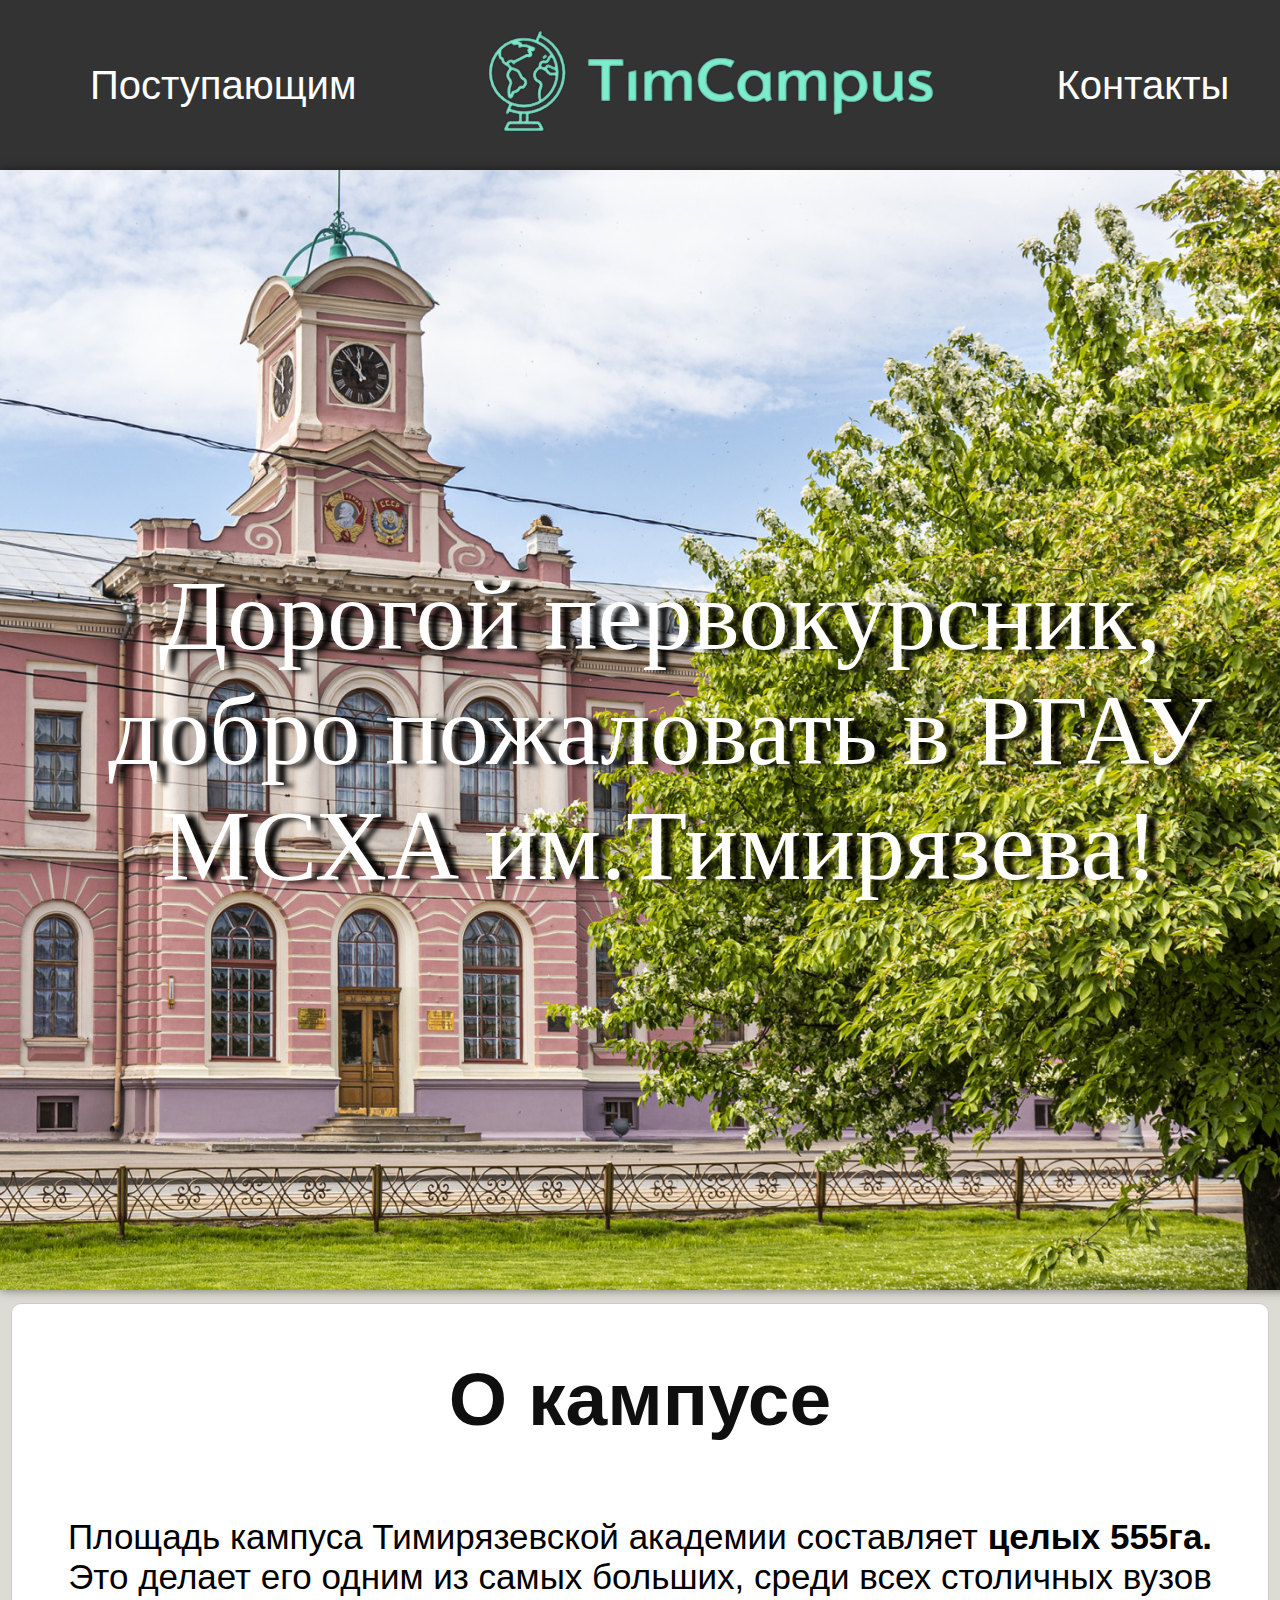
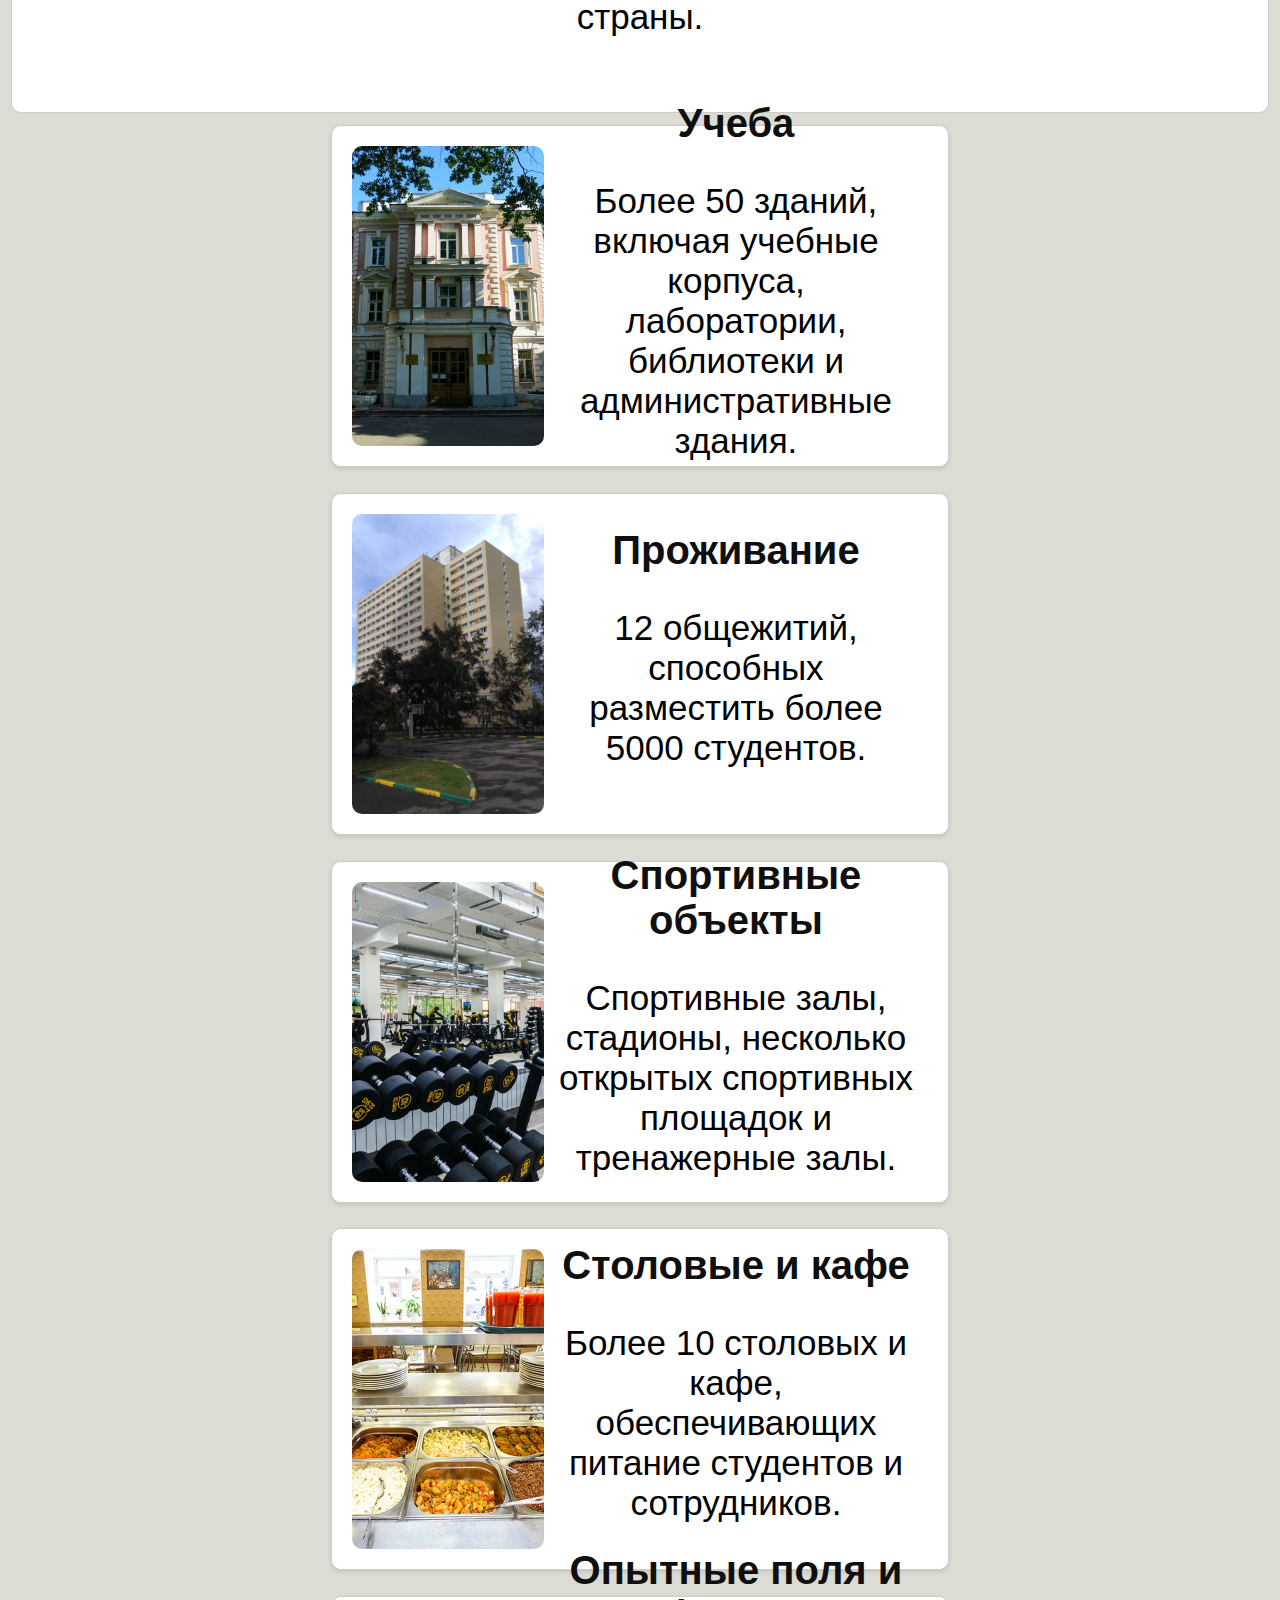
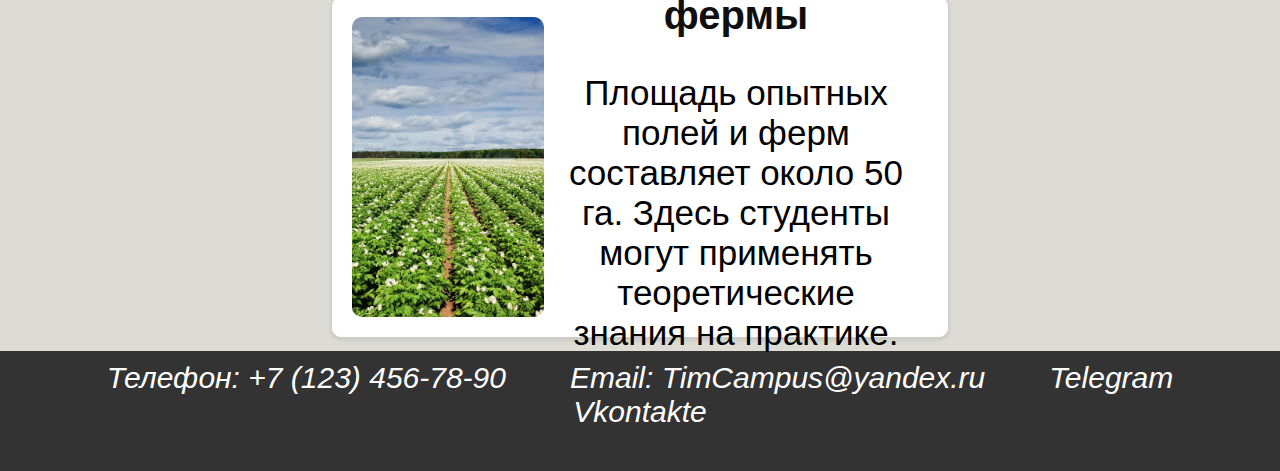
<file: index.html>
<!DOCTYPE html>
<html lang="en">
<link rel="stylesheet" href="css/main.css">
<head>
    <title>Курсовая работа по теме "разработка веб-сайта для ознакомления первокурсника с кампусом университета"</title>
</head>
<body>
    <div class="navbar">
        <ul class="menu">
            <li><a href="https://www.timacad.ru/incoming" target="_blank" rel="noopener noreferrer">Поступающим</a></li>
        </ul>
        <div class="logo">
            <a href="index.html">
                <img src="images/Logo.png" alt="Логотип">
            </a>
        </div>
        <ul class="menu">
            <li><a href="#contacts" >Контакты</a></li>
        </ul>
    </div>
    <div class="main-content-container active">
        <div class="text-content">
            Дорогой первокурсник, добро пожаловать в РГАУ МСХА им.Тимирязева!
        </div>
    </div>
    <div class="whiteblock">
    <div class="center">
        <h2>О кампусе</h2>
    </div>
    <div class="content">
        <p>Площадь кампуса Тимирязевской академии составляет <b>целых 555га.</b> Это делает его одним из самых больших, среди всех столичных вузов страны. </p>
    </div></div>
    <div class="container">
        <div class="block" onclick="javascript:location.href='Ucheba.html'">
            <img src="images/Korpus.jpeg" alt="Изображение 1">
            <div class="text">
                <h2>Учеба</h2>
                <p>Более 50 зданий, включая учебные корпуса, лаборатории, библиотеки и административные здания.</p>
            </div>
        </div>
        <div class="block" onclick="javascript:location.href='Prozhivanie.html'">
            <img src="images/obshaga.webp" alt="Изображение 2">
            <div class="text">
                <h2>Проживание</h2>
                <p>12 общежитий, способных разместить более 5000 студентов.</p>
            </div>
        </div>
        <div class="block" onclick="javascript:location.href='Sport.html'">  
            <img src="images/Sportzal.webp" alt="Изображение 3">
            <div class="text">
                <h2>Спортивные объекты</h2>
                <p>Спортивные залы, стадионы, несколько открытых спортивных площадок и тренажерные залы.</p>
            </div>
        </div>
        <div class="block" onclick="alert('*В стадии разработки*')">
            <img src="images/Stolovaya.webp" alt="Изображение 4">
            <div class="text">
                <h2>Столовые и кафе</h2>
                <p>Более 10 столовых и кафе, обеспечивающих питание студентов и сотрудников.</p>
            </div>
        </div>
        <div class="block" onclick="alert('*В стадии разработки*')">
            <img src="images/pole.webp" alt="Изображение 5">
            <div class="text">
                <h2>Опытные поля и фермы</h2>
                <p>Площадь опытных полей и ферм составляет около 50 га. Здесь студенты могут применять теоретические знания на практике.</p>
            </div>
        </div>
    </div>
</body>
    <address id="contacts"> 
        <a href="tel:+71234567890">Телефон: +7 (123) 456-78-90</a>
        <a href="mailto:TimCampus@yandex.ru">Email: TimCampus@yandex.ru</a>
        <a href="" target="_blank">Telegram</a>
        <a href="" target="_blank">Vkontakte</a>
    </address>
</html>
</file>
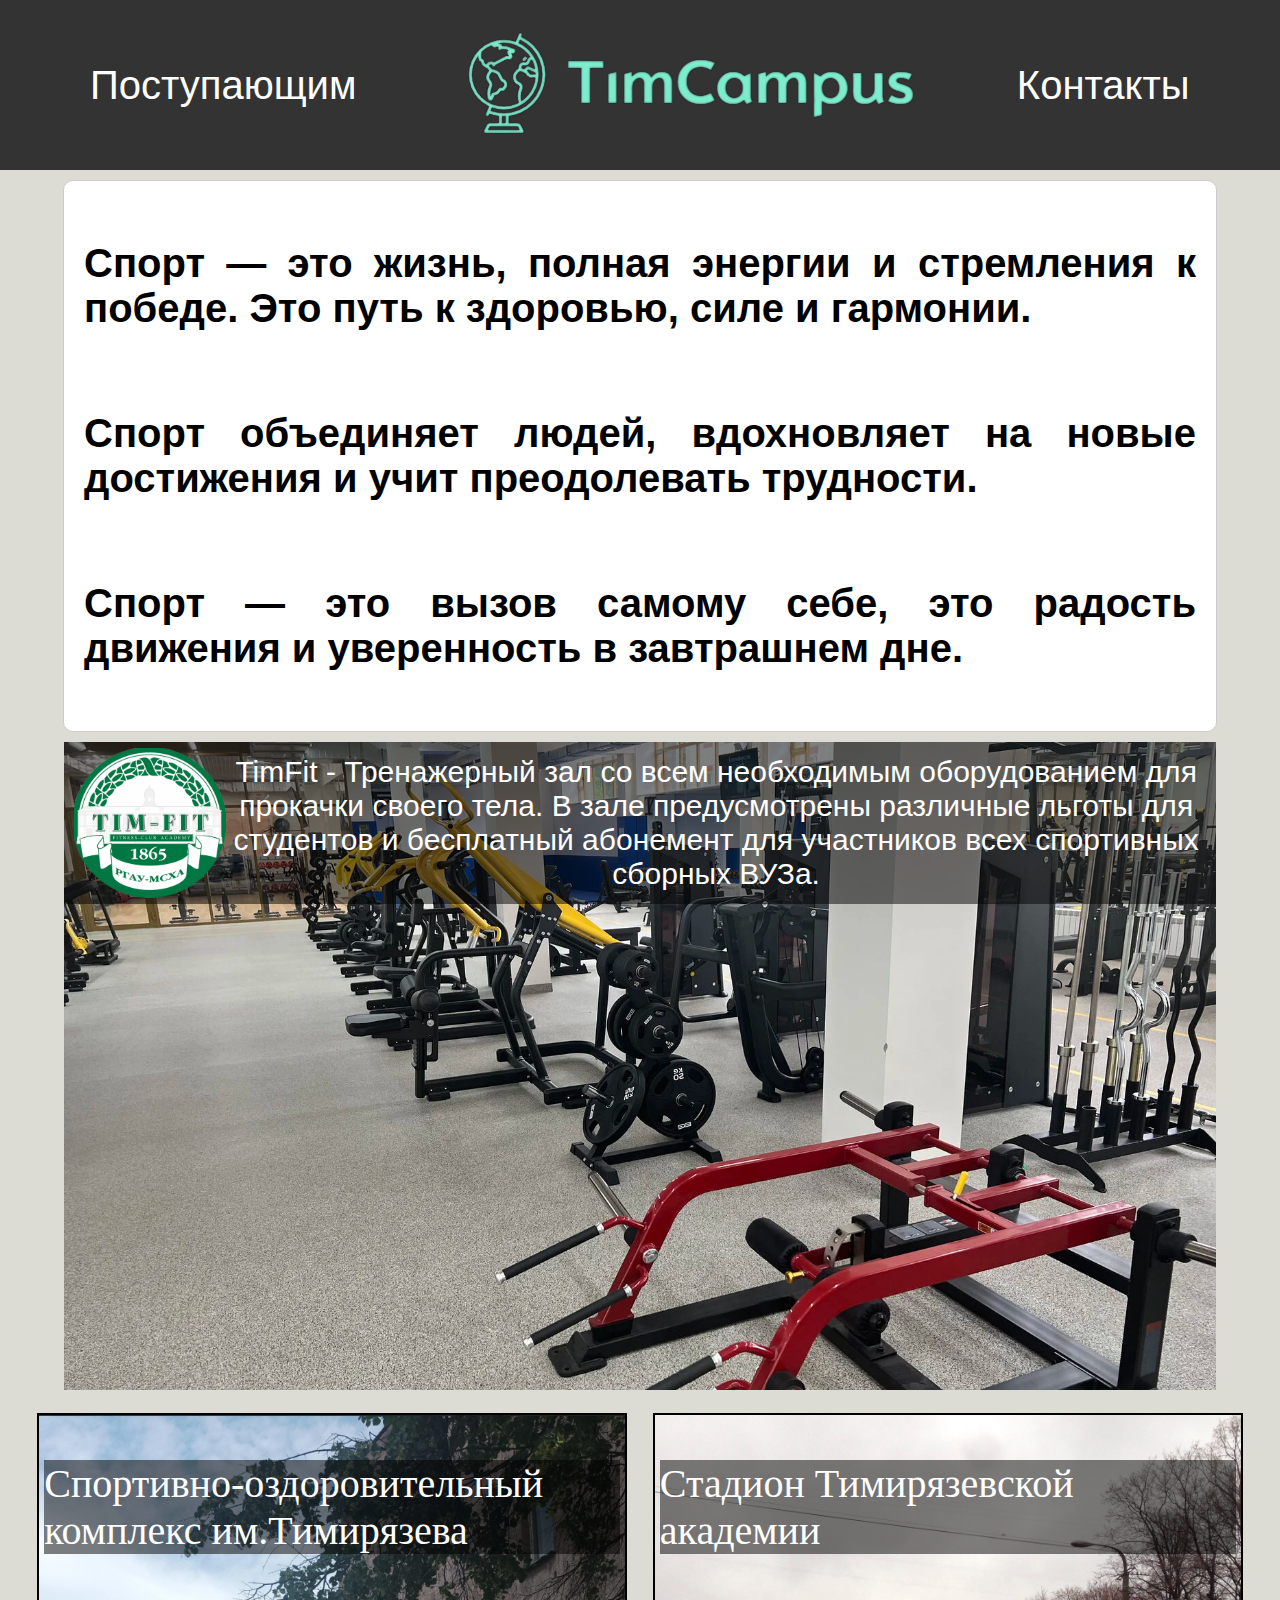
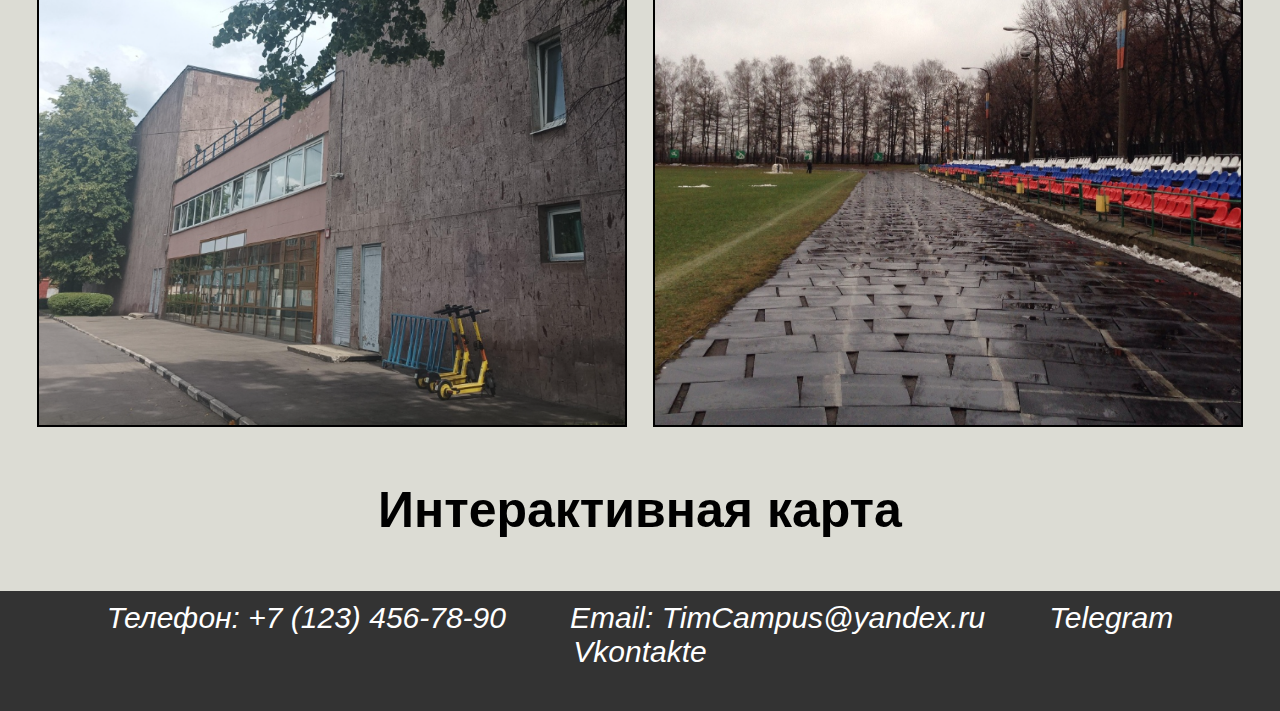
<file: Sport.html>
<!DOCTYPE html>
<html lang="en">
<link rel="stylesheet" href="css/Sport.css">
<head>
    <title>Курсовая работа по теме "разработка веб-сайта для ознакомления первокурсника с кампусом университета"</title>
</head>
<body>
    <div class="navbar">
        <ul class="menu">
            <li><a href="https://www.timacad.ru/incoming" target="_blank" rel="noopener noreferrer">Поступающим</a></li>
        </ul>
        <div class="logo">
            <a href="index.html">
                <img src="images/Logo.png" alt="Логотип">
            </a>
        </div>
        <ul class="menu">
            <li><a href="#contacts" >Контакты</a></li>
        </ul>
    </div>
    <div class="whiteblock">
        <p>Спорт — это жизнь, полная энергии и стремления к победе. Это путь к здоровью, силе и гармонии.</p> 
        <p>Спорт объединяет людей, вдохновляет на новые достижения и учит преодолевать трудности.</p>
        <p>Спорт — это вызов самому себе, это радость движения и уверенность в завтрашнем дне.</p>

    </div>
    <div class="slider-container">
        <div class="slider">
            <div class="slide-wrapper">
            <img src="images/TimFit1.jpg" alt="Изображение 1" class="slide active">
            <img src="images/TimFIt2.jpg" alt="Изображение 2" class="slide">
            <img src="images/TimFit3.jpg" alt="Изображение 3" class="slide">
                <div class="text-overlay">
                    <img src="images/TIMFIT.png" onclick="alert('я твой рот ебал')">
                    <p>TimFit - Тренажерный зал со всем необходимым оборудованием для прокачки своего тела.
                        В зале предусмотрены различные льготы для студентов и бесплатный абонемент для участников всех спортивных сборных ВУЗа.
                    </p>     
                </div>
            </div>
        </div>
    </div>    
    <script src="sport.js"></script>
    <div class="container">
        <div class="imgblock1">
            <p>Спортивно-оздоровительный комплекс им.Тимирязева</p>
        </div>
        <div class="imgblock2">
            <p>Стадион Тимирязевской академии</p>
        </div>
    </div>
    <div class="center">
        <h2>Интерактивная карта</h2>
        <script type="text/javascript" charset="utf-8" async src="https://api-maps.yandex.ru/services/constructor/1.0/js/?um=constructor%3A4ebb53b4a0440bef3e2a9a8b5412727b8943daf62be484eb87e7836cf5aa8aee&amp;width=960&amp;height=660&amp;lang=ru_RU&amp;scroll=true"></script>    </div>
</body>
    <address id="contacts"> 
        <a href="tel:+71234567890">Телефон: +7 (123) 456-78-90</a>
        <a href="mailto:TimCampus@yandex.ru">Email: TimCampus@yandex.ru</a>
        <a href="" target="_blank">Telegram</a>
        <a href="" target="_blank">Vkontakte</a>
    </address>
</html>
</file>
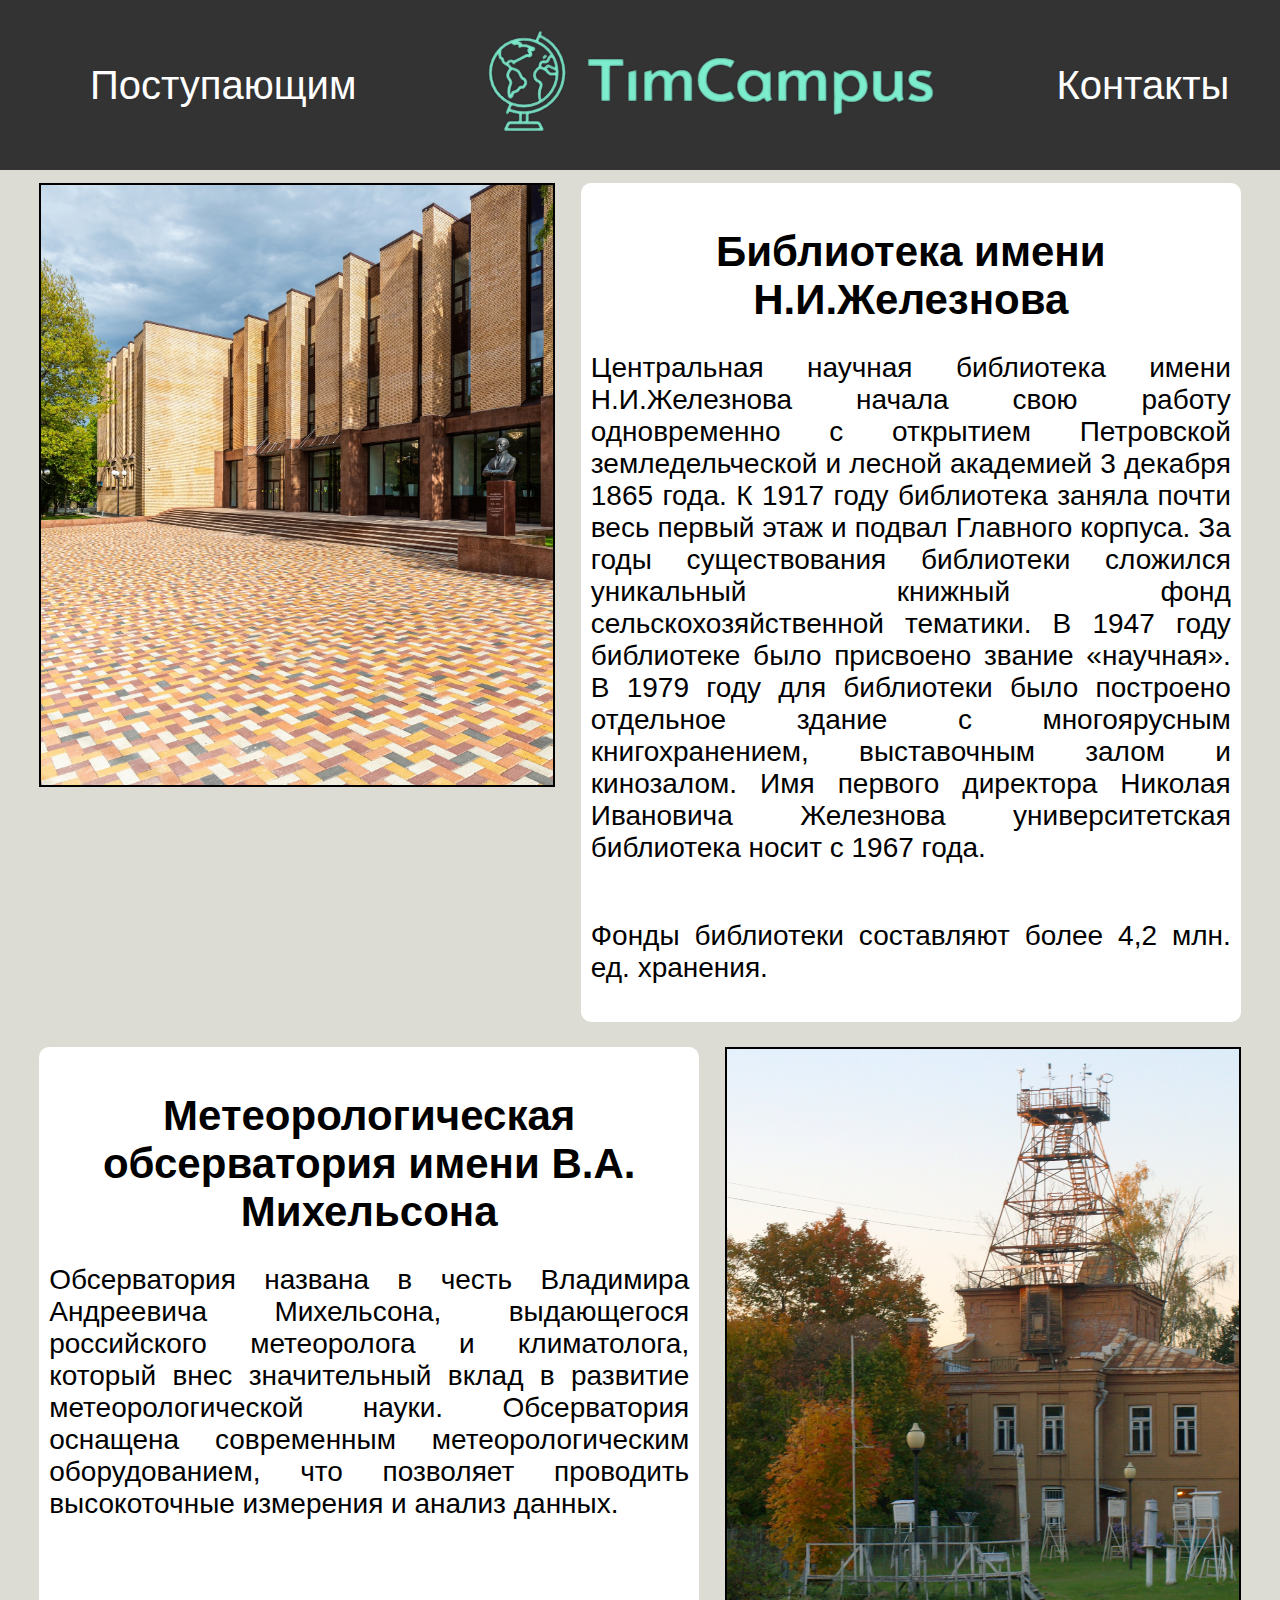
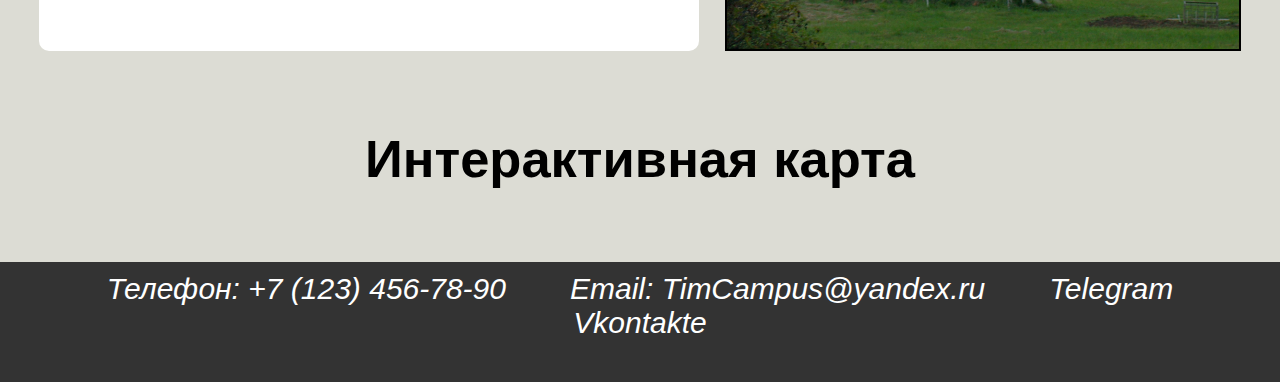
<file: Ucheba.html>
<!DOCTYPE html>
<html lang="en">
<link rel="stylesheet" href="css/Ucheba.css">
<head>
    <title>Курсовая работа по теме "разработка веб-сайта для ознакомления первокурсника с кампусом университета"</title>
</head>
<body>
    <div class="navbar">
        <ul class="menu">
            <li><a href="https://www.timacad.ru/incoming" target="_blank" rel="noopener noreferrer">Поступающим</a></li>
        </ul>
        <div class="logo">
            <a href="index.html">
                <img src="images/Logo.png" alt="Логотип">
            </a>
        </div>
        <ul class="menu">
            <li><a href="#contacts" >Контакты</a></li>
        </ul>
    </div>
    <div class="container">
        <div class="imgblock1"></div>
        <div class="textblock">
            <h2>Библиотека имени Н.И.Железнова</h2>
            <p>Центральная научная библиотека имени Н.И.Железнова начала свою работу одновременно с открытием Петровской земледельческой и лесной академией 3 декабря 1865 года. К 1917 году библиотека заняла почти весь первый этаж и подвал Главного корпуса. За годы существования библиотеки сложился уникальный книжный фонд сельскохозяйственной тематики. В 1947 году библиотеке было присвоено звание «научная». В 1979 году для библиотеки было построено отдельное здание с многоярусным книгохранением, выставочным залом и кинозалом. Имя первого директора Николая Ивановича Железнова университетская библиотека носит с 1967 года. </p>
            <p>Фонды библиотеки составляют более 4,2 млн. ед. хранения.</p> 
        </div>
    </div>
    <div class="container">
        <div class="textblock">
            <h2>Метеорологическая обсерватория имени В.А. Михельсона</h2>
            <p>Обсерватория названа в честь Владимира Андреевича Михельсона, выдающегося российского метеоролога и климатолога, который внес значительный вклад в развитие метеорологической науки. Обсерватория оснащена современным метеорологическим оборудованием, что позволяет проводить высокоточные измерения и анализ данных.</p>
        </div>
        <div class="imgblock2"></div>
    </div>
    <div class="center">
        <h2>Интерактивная карта</h2>
        <script type="text/javascript" charset="utf-8" async src="https://api-maps.yandex.ru/services/constructor/1.0/js/?um=constructor%3Afd7a8d5542839f8ca7ac0d09a4a084817985000fa5d6780842f818ed3400ae66&amp;width=960&amp;height=600&amp;lang=ru_RU&amp;scroll=true"></script>
    </div>
</body>
    <address id="contacts">
        <a href="tel:+71234567890">Телефон: +7 (123) 456-78-90</a>
        <a href="mailto:TimCampus@yandex.ru">Email: TimCampus@yandex.ru</a>
        <a href="" target="_blank">Telegram</a>
        <a href="" target="_blank">Vkontakte</a>
    </address>
</html>
</file>
<file: css/main.css>
html {
    scroll-behavior: smooth;
}
body {
    font-family: 'Times New Roman', Times, serif;
    margin: 0;
    padding: 0;
    overflow-x: hidden;
    background-color: rgb(220, 220, 212);
}
.navbar {
    font-family: "ALS Sector", Arial, Helvetica, sans-serif;
    max-width: 100%;
    display: flex;
    justify-content: space-between;
    align-items: center;
    background-color: #333;
    padding: 10px;
    height: 150px;
}
.navbar .logo {
    flex: 1;
    text-align: center;
}
.navbar .logo img {
    max-height: 100%;
}
.navbar .logo a:hover {
    filter: brightness(0.9);
}
.navbar .menu {
    flex: 2;
    display: flex;
    justify-content: center;
    list-style: none;
    margin: 0;
    padding: 0;
}
.navbar .menu li {
    margin: 80px;
    align-items: space-between;
}
.navbar .menu li a {
    color: white;
    text-decoration: none;
    font-size: 40px;
    text-align: center;
}
.navbar .menu li a:hover {
    transform: scale(1.1);
    filter: brightness(0.8);
}
.navbar .menu li img {
    max-height: 150px;
}
.main-content-container {
    position: relative;
    width: 100%;
    max-width: 100%; /* Ограничиваем ширину контейнера */
    margin: 0 auto;
    height: 1080px; /* Фиксированная высота контейнера */
    background-image: url('bg-images/1661528433_img_3153.jpg');
    background-size: cover;
    background-position: center;
    background-repeat: no-repeat;
    padding: 20px;
    box-shadow: 0 0 10px rgba(0, 0, 0, 0.5); /* Тень для контейнера */
    display: flex;
    justify-content: center;
    align-items: center;
    text-align: center;
}

.main-content-container .text-content {
    font-family: 'Times New Roman', Times, serif;
    max-width: 1920px;
    position: relative;
    z-index: 1;
    
    text-align: center;
    color: white;
    text-shadow: 10px 2px 5px rgba(0, 0, 0, 0.961); /* Тень для текста */
    font-size: 100px;
}

body h2 {
    margin-top: 1%;
    font-family: "ALS Sector", Arial, Helvetica, sans-serif;
    font-size: 75px;
    color: rgba(15, 15, 15, 1);
    margin-bottom: 0px;
}
.center {
    display: flex;
    align-items: center;
    justify-content: center;
}

div {
    max-width: 1920px;
    margin: 0 auto;
    font-size: 35px;
    text-align: justify;
    font-family: "ALS Sector", Arial, Helvetica, sans-serif;
    padding: 20px;
}
.whiteblock {
    margin-top: 1%;
    width: 95%;
    border: 1px solid #ccc;
    border-radius: 10px;
    background-color: #fff;
}
div.content p {
    text-align: center;
}
.container {
    display: flex;
    flex-wrap: wrap;
    justify-content: center;
    width: 100%;
    max-width: 1920px; /* Ограничиваем ширину контейнера */
    margin: 0 auto;
    padding: 0px;
}
.block {
    width: 45%; /* Ширина блока, чтобы два блока помещались в строку */
    height: 300px;
    border: 1px solid #ccc;
    border-radius: 10px;
    background-color: #fff;
    margin: 1%; /* Отступы между блоками */
    display: flex;
    align-items: center;
    box-shadow: 0 2px 4px rgba(0, 0, 0, 0.1);
    transition: 0.2s;
}
.block:hover{
    transform: scale(1.05);
}
.block img {
    width: 33.33%;
    height: 300px;
    object-fit: cover;
    border-radius: 10px 10px 10px 10px;
}
.block .text {
    width: 66.67%;
    padding: 15px;
    text-align: center;
    box-sizing: border-box;
}
.text h2 {
    font-size: 40px;
    margin-bottom: 0px;
    text-align: center;
}

address {
    bottom: 0;
    left: 0;
    right: 0;
    height: 100px;
    max-width: 100%;
    background-color: #333;
    color: white;
    text-align: center;
    padding: 10px 0;
}
address a {
    color: white;
    text-decoration: none;
    margin: 0 30px;
    font-size: 30px;
    font-family: "ALS Sector", Arial, Helvetica, sans-serif;
}
address a:hover {
    text-decoration: underline;
}
</file>
<file: css/Sport.css>
html {
    scroll-behavior: smooth;
}
body {
    font-family: 'Times New Roman', Times, serif;
    margin: 0;
    padding: 0;
    overflow-x: hidden;
    background-color: rgb(220, 220, 212);
}
.navbar {
    font-family: "ALS Sector", Arial, Helvetica, sans-serif;
    max-width: 100%;
    display: flex;
    justify-content: space-between;
    align-items: center;
    background-color: #333;
    padding: 10px;
    height: 150px;
    margin-bottom: 10px;
}
.navbar .logo {
    flex: 1;
    text-align: center;
}
.navbar .logo img {
    max-height: 150px;
}
.navbar .logo a:hover {
    filter: brightness(0.9);
}
.navbar .menu {
    flex: 2;
    display: flex;
    justify-content: center;
    list-style: none;
    margin: 0;
    padding: 0;
}
.navbar .menu li {
    margin: 80px;
    align-items: space-between;
}
.navbar .menu li a {
    color: white;
    text-decoration: none;
    font-size: 40px;
    text-align: center;
}
.navbar .menu li a:hover {
    transform: scale(1.1);
    filter: brightness(0.8);
}
.navbar .menu li img {
    max-height: 150px;
}
.center {
    max-width: 100%;
    display: flex;
    flex-direction: column;
    align-items: center;
    justify-content: center;
    margin-bottom: 10px;
}
.center h2 {
    font-size: 50px;
    font-family: "ALS Sector", Arial, Helvetica, sans-serif;
}
.whiteblock {
    margin: auto;
    width: 90%;
    border: 1px solid #ccc;
    border-radius: 10px;
    background-color: white;
    color: black;
    margin-bottom: 10px;
    text-align: justify;
}
.whiteblock p {
    font-size: 40px;
    font-weight: bold;
    font-family:"ALS Sector", Arial, Helvetica, sans-serif;
    padding: 20px;
}

.slider-container {
    position: relative;
    width: 90%;
    overflow: hidden;
    margin: auto;
    z-index: -1;
    margin-bottom: 10px;
}

.slider {
    display: flex;
    transition: transform 2s ease-in-out;
}

.slide {
    display: none;
    width: 100%;
}

.slide.active {
    display: block;
}

.slide-wrapper {
    position: relative;
    width: 100%;
}

.text-overlay {
    position: absolute;
    top: 0;
    width: 100%;
    height: 25%;
    background: rgba(0, 0, 0, 0.5);
    color: white;
    display: flex;
    justify-content: center;
    align-items: center;
    text-align: center;
    padding: 10px;
    box-sizing: border-box;
    font-size: 30px;
    font-family: "ALS Sector", Arial, Helvetica, sans-serif;
}
.text-overlay img {
    max-height: 150px;
}

.container {
    display: flex;
    flex-wrap: wrap;
    justify-content: center;
    width: 100%;
    max-width: 1920px; /* Ограничиваем ширину контейнера */
    margin: 0 auto;
    padding: 0px;
}

.imgblock1 {
    width: 45%;
    margin: 1%;
    height: 600px;
    display: flex;
    padding: 5px;
    align-items: flex-start;
    background-image: url('bg-images/SOKtimka.png');
    background-size: cover;
    background-position: center;
    background-repeat: no-repeat;
    font-size: 40px;
    border: 2px solid black;
}
.imgblock2 {
    width: 45%;
    margin: 1%;
    height: 600px;
    display: flex;
    padding: 5px;
    align-items: flex-start;
    background-image: url('bg-images/StadiumTimka.jpg');
    background-size: cover;
    background-position: center;
    background-repeat: no-repeat;
    font-size: 40px;
    border: 2px solid black;
}
.imgblock1 p {
    width: 100%;
    background-color: black;
    background: rgba(0, 0, 0, 0.5);
    color: white;   
}
.imgblock2 p {
    width: 100%;
    background-color: black;
    background: rgba(0, 0, 0, 0.5);
    color: white;
}
address {
    bottom: 0;
    left: 0;
    right: 0;
    height: 100px;
    max-width: 100%;
    background-color: #333;
    color: white;
    text-align: center;
    padding: 10px 0;
}
address a {
    color: white;
    text-decoration: none;
    margin: 0 30px;
    font-size: 30px;
    font-family: "ALS Sector", Arial, Helvetica, sans-serif;
}
address a:hover {
    text-decoration: underline;
}
</file>
<file: css/Ucheba.css>
html {
    scroll-behavior: smooth;
}
body {
    font-family: 'Times New Roman', Times, serif;
    margin: 0;
    padding: 0;
    overflow-x: hidden;
    background-color: rgb(220, 220, 212);
}
.navbar {
    font-family: "ALS Sector", Arial, Helvetica, sans-serif;
    max-width: 100%;
    display: flex;
    justify-content: space-between;
    align-items: center;
    background-color: #333;
    padding: 10px;
    height: 150px;
}
.navbar .logo {
    flex: 1;
    text-align: center;
}
.navbar .logo img {
    max-height: 100%;
}
.navbar .logo a:hover {
    filter: brightness(0.9);
}
.navbar .menu {
    flex: 2;
    display: flex;
    justify-content: center;
    list-style: none;
    margin: 0;
    padding: 0;
}
.navbar .menu li {
    margin: 80px;
    align-items: space-between;
}
.navbar .menu li a {
    color: white;
    text-decoration: none;
    font-size: 40px;
    text-align: center;
}
.navbar .menu li a:hover {
    transform: scale(1.1);
    filter: brightness(0.8);
}
.navbar .menu li img {
    max-height: 150px;
}
.container {
    display: flex;
    flex-wrap: wrap;
    justify-content: center;
    width: 100%;
    max-width: 1920px; /* Ограничиваем ширину контейнера */
    margin: 0 auto;
    padding: 0px;
}
div {
    max-width: 1920px;
    margin: 0 auto;
    font-size: 35px;
    text-align: justify;
    font-family: "ALS Sector", Arial, Helvetica, sans-serif;
    padding: 20px;
}
address {
    bottom: 0;
    left: 0;
    right: 0;
    height: 100px;
    max-width: 100%;
    background-color: #333;
    color: white;
    text-align: center;
    padding: 10px 0;
}
address a {
    color: white;
    text-decoration: none;
    margin: 0 30px;
    font-size: 30px;
    font-family: "ALS Sector", Arial, Helvetica, sans-serif;
}
address a:hover {
    text-decoration: underline;
}
.mbottom {
    margin-bottom: 20px;
}
.imgblock1 {
    width: 40%;
    margin: 1%;
    height: 600px;
    display: flex;
    padding: 0px;
    align-items: flex-start;
    background-image: url('bg-images/CNB1.jpg');
    background-size: cover;
    background-position: center;
    background-repeat: no-repeat;
    border: 2px solid black;
}
.imgblock2 {
    width: 40%;
    margin: 1%;
    height: 600px;
    display: flex;
    padding: 0px;
    align-items: flex-start;
    background-image: url('bg-images/meteorlab.jpg');
    background-size: cover;
    background-position: center;
    background-repeat: no-repeat;
    border: 2px solid black;
}
.textblock {
    width: 50%;
    margin: 1%;
    display: flex;
    flex-direction: column;
    padding: 10px;
    align-items: center;
    box-sizing: content-box;
    background-color: white;
    border-radius: 10px;
    word-break: break-word;
    text-align: justify;
    font-size: 28px;
}
.textblock h2 {
    text-align: center;
    margin-bottom: 0px;
}

.center {
    max-width: 90%;
    display: flex;
    flex-direction: column;
    align-items: center;
    justify-content: center;
    margin-bottom: 10px;
}

address {
    bottom: 0;
    left: 0;
    right: 0;
    height: 100px;
    max-width: 100%;
    background-color: #333;
    color: white;
    text-align: center;
    padding: 10px 0;
}
address a {
    color: white;
    text-decoration: none;
    margin: 0 30px;
    font-size: 30px;
    font-family: "ALS Sector", Arial, Helvetica, sans-serif;
}
address a:hover {
    text-decoration: underline;
}
</file>
